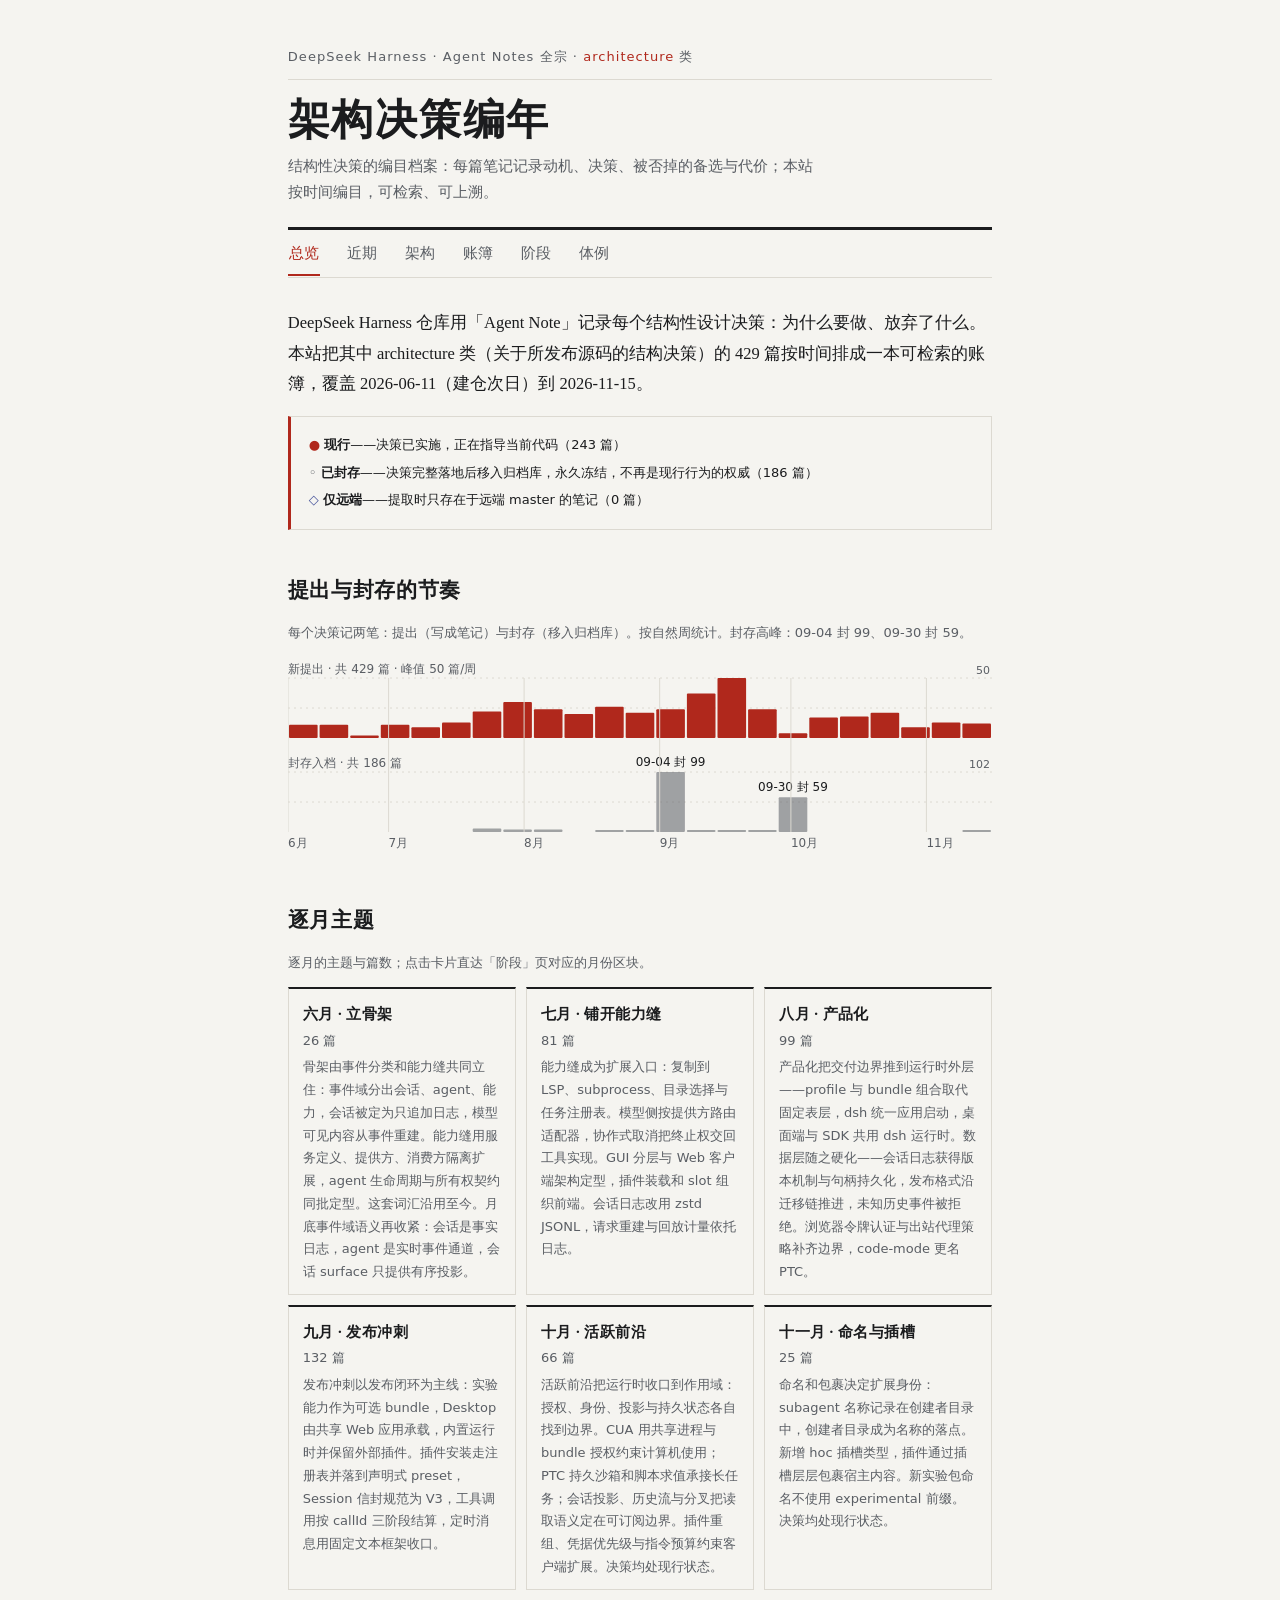
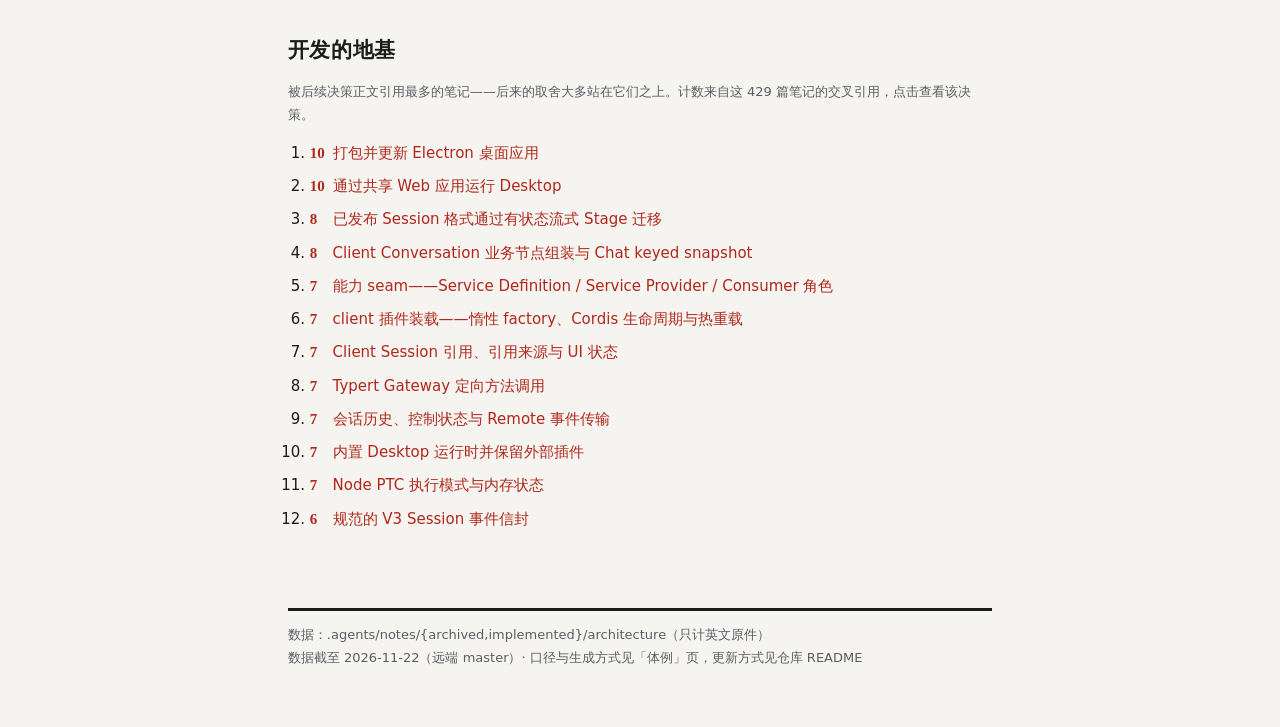
<file: index.html>
<!doctype html>
<html lang="zh-CN">
<head>
  <meta charset="utf-8">
  <meta name="viewport" content="width=device-width, initial-scale=1">
  <meta name="description" content="">
  <title></title>
  <link rel="stylesheet" href="css/styles.css?v=202611230131b">
</head>
<body>
  <header class="site-head">
    <p class="kicker" id="slot-kicker"></p>
    <h1 id="slot-h1"></h1>
    <p class="subtitle" id="slot-subtitle"></p>
    <nav id="nav" aria-label="页面导航"></nav>
  </header>
  <main id="page" aria-live="polite">
    <noscript><p>本站按页加载脚本，需要启用 JavaScript。</p></noscript>
  </main>
  <footer class="site-foot">
    <p id="slot-footer"></p>
  </footer>
  <script src="js/vendor/marked.min.js"></script>
  <script src="js/data.js?v=202611230131b"></script>
  <script src="js/data.zh.js?v=202611230131b"></script>
  <script src="js/content.js?v=202611230131"></script>
  <script src="js/static.js"></script>
  <script src="js/app.js?v=202611230131b"></script>
</body>
</html>
</file>
<file: css/styles.css>
/* 架构决策编年 · 档案编目视觉体系
   文献标题用衬线，记录数据用等宽，说明文字用黑体；
   朱砂 = 现行/印色，墨灰 = 封存，靛青 = 仅远端。 */

:root {
  --paper: #f5f4f0;
  --ink: #1b1c1e;
  --ink-2: #5a5e64;
  --line: #dcd9d1;
  --line-soft: #e8e6e0;
  --seal: #b0281c;
  --seal-paper: #f1e4e0;
  --remote: #46539b;
  --hover: #eceae4;
  --serif: "Noto Serif SC", "Noto Serif CJK SC", "Source Han Serif SC", "Songti SC", "SimSun", serif;
  --sans: "Noto Sans SC", "PingFang SC", "Hiragino Sans GB", "Microsoft YaHei", system-ui, sans-serif;
  --mono: ui-monospace, "SF Mono", Menlo, Consolas, "Liberation Mono", monospace;
}

@media (prefers-color-scheme: dark) {
  :root {
    --paper: #17181a;
    --ink: #e9e7e2;
    --ink-2: #a3a7ad;
    --line: #2f3235;
    --line-soft: #24262a;
    --seal: #e0604c;
    --seal-paper: #2c211f;
    --remote: #9aa7e0;
    --hover: #1f2225;
  }
}

* { box-sizing: border-box; }

body {
  margin: 0;
  background: var(--paper);
  color: var(--ink);
  font: 400 15px/1.75 var(--sans);
  -webkit-font-smoothing: antialiased;
}

::selection { background: var(--seal); color: #fff; }

.site-head, main, .site-foot {
  max-width: 78ch;
  margin: 0 auto;
  padding: 0 20px;
}
.site-head { padding-top: 46px; }
main { min-height: 40vh; padding-bottom: 56px; }
.site-foot { padding-bottom: 44px; }

/* 卷首 */
.kicker {
  color: var(--ink-2);
  font-size: 13px;
  letter-spacing: .08em;
  margin: 0 0 14px;
  padding-bottom: 10px;
  border-bottom: 1px solid var(--line);
}
.kicker b { color: var(--seal); font-weight: 500; }

h1 {
  font-family: var(--serif);
  font-size: 42px;
  font-weight: 600;
  letter-spacing: .04em;
  line-height: 1.25;
  margin: 0 0 8px;
}

.subtitle {
  color: var(--ink-2);
  font-size: 14.5px;
  max-width: 58ch;
  margin: 0 0 22px;
}

#nav {
  display: flex;
  flex-wrap: wrap;
  gap: 2px 26px;
  border-top: 3px solid var(--ink);
  border-bottom: 1px solid var(--line);
  margin: 0 0 30px;
  padding: 2px 0;
}
#nav a {
  color: var(--ink-2);
  font-size: 14.5px;
  padding: 9px 1px 8px;
  border-bottom: 2px solid transparent;
  margin-bottom: -1px;
}
#nav a:hover { color: var(--ink); text-decoration: none; }
#nav a[aria-current="page"] {
  color: var(--seal);
  border-bottom-color: var(--seal);
}

/* 正文排版 */
.lede {
  font-family: var(--serif);
  font-size: 16.5px;
  line-height: 1.85;
  margin: 0 0 16px;
}
h2 {
  font-family: var(--serif);
  font-size: 21px;
  font-weight: 600;
  letter-spacing: .03em;
  margin: 42px 0 10px;
}
h3 { font-size: 15px; font-weight: 500; margin: 22px 0 6px; }
a { color: var(--seal); text-decoration: none; }
a:hover { text-decoration: underline; }
code { font-family: var(--mono); font-size: .9em; background: transparent; padding: 0; }
.small { font-size: 13px; }
.muted { color: var(--ink-2); }
.loading, .load-error { color: var(--ink-2); padding: 24px 0; }
.load-error { color: var(--seal); }

/* 数据带 */
.stats {
  display: flex;
  flex-wrap: wrap;
  border-top: 1px solid var(--line);
  border-bottom: 1px solid var(--line);
  margin: 0 0 16px;
}
.stats span {
  flex: 1 1 auto;
  color: var(--ink-2);
  font-size: 13px;
  padding: 10px 18px 10px 0;
  margin-right: 18px;
  border-right: 1px solid var(--line-soft);
}
.stats span:last-child { border-right: 0; }
.stats b {
  display: block;
  color: var(--ink);
  font-family: var(--serif);
  font-size: 24px;
  font-weight: 600;
  line-height: 1.3;
  font-variant-numeric: tabular-nums;
}

.legend {
  display: flex;
  flex-wrap: wrap;
  gap: 4px 20px;
  color: var(--ink-2);
  font-size: 13px;
  margin: 0 0 10px;
}
.legend i { font-style: normal; }
.legend .i.k { color: var(--seal); }
.legend .a.k { color: var(--ink-2); }
.legend .r.k { color: var(--remote); }

/* 怎么读 */
.guide {
  border: 1px solid var(--line);
  border-left: 3px solid var(--seal);
  border-radius: 0;
  padding: 12px 18px;
  margin: 0 0 16px;
  background: var(--paper);
}
.guide p { margin: 5px 0; }
.guide .k { font-style: normal; }
.guide .i.k { color: var(--seal); }
.guide .a.k { color: var(--ink-2); }
.guide .r.k { color: var(--remote); }

/* 节奏图 */
.cadence { margin: 0; }
.cadence .lane-label, .cadence .tick { fill: var(--ink-2); font-size: 12px; }
.cadence .gridval { fill: var(--ink-2); font-size: 11px; font-variant-numeric: tabular-nums; }
.cadence .sweep { fill: var(--ink); font-size: 12px; }
.cadence .gridline { stroke: var(--line); stroke-width: 1; stroke-dasharray: 2 4; }
.cadence .monthline { stroke: var(--line); stroke-width: 1; }
.cadence .bar-p { fill: var(--seal); }
.cadence .bar-s { fill: var(--ink-2); opacity: .55; }
.cadence .hit { fill: transparent; }

/* 月份速览条 */
.month-strip { display: flex; flex-wrap: wrap; gap: 10px; }
.month-strip a {
  flex: 1 1 190px;
  border: 1px solid var(--line);
  border-top: 2px solid var(--ink);
  border-radius: 0;
  padding: 12px 14px 10px;
  color: inherit;
  background: var(--paper);
}
.month-strip a:hover { background: var(--hover); text-decoration: none; border-top-color: var(--seal); }
.month-strip .m { font-family: var(--serif); font-weight: 600; letter-spacing: .03em; }
.month-strip .c { display: block; color: var(--ink-2); font-size: 13px; font-variant-numeric: tabular-nums; margin-top: 2px; }
.month-strip .p { display: block; color: var(--ink-2); font-size: 13px; margin-top: 4px; }

/* 账簿 */
.ledger-tools {
  display: flex;
  align-items: center;
  gap: 14px;
  margin-bottom: 14px;
}
.ledger-tools input {
  flex: 1;
  min-width: 0;
  max-width: 46ch;
  font: 400 14px/1.4 var(--sans);
  color: var(--ink);
  background: var(--paper);
  border: 1px solid var(--line);
  border-bottom: 1px solid var(--ink);
  border-radius: 0;
  padding: 8px 12px;
}
.ledger-tools input:focus { outline: 2px solid var(--seal); outline-offset: -1px; }
.ledger-tools .lang-toggle,
#lang-toggle {
  flex: none;
  font: 400 13px/1 var(--sans);
  color: var(--ink);
  background: var(--paper);
  border: 1px solid var(--ink);
  border-radius: 2px;
  padding: 8px 12px;
  cursor: pointer;
}
#lang-toggle:hover { background: var(--hover); }
#lang-toggle[aria-pressed="true"] { border-color: var(--seal); color: var(--seal); }

.ledger > details {
  border-top: 1px solid var(--line);
  border-left: 2px solid transparent;
  padding-left: 14px;
  margin-left: -16px;
}
.ledger > details:last-of-type { border-bottom: 1px solid var(--line); }
.ledger > details[open] { border-left-color: var(--seal); }
.ledger summary {
  display: flex;
  flex-wrap: wrap;
  align-items: baseline;
  gap: 4px 12px;
  padding: 12px 2px;
  cursor: pointer;
}
.ledger summary .vol {
  font-family: var(--serif);
  font-size: 12.5px;
  color: var(--ink-2);
  border: 1px solid var(--line);
  border-radius: 2px;
  padding: 0 7px;
  line-height: 1.7;
}
.ledger summary .m {
  font-family: var(--serif);
  font-size: 17px;
  font-weight: 600;
  letter-spacing: .04em;
  min-width: 3em;
}
.ledger summary .phase { font-weight: 500; }
.ledger summary .count { color: var(--ink-2); font-size: 13px; font-variant-numeric: tabular-nums; }
.ledger > details[open] summary .m { color: var(--seal); }
.phase-note { color: var(--ink-2); font-size: 13px; margin: 0 0 10px; padding: 0 2px; }
.rows { padding-bottom: 14px; }

/* 账簿行：抽出即展开的卷宗 */
.rowd {
  border: 1px solid transparent;
  border-radius: 6px;
  margin-bottom: 6px;
}
.rowd > summary {
  display: flex;
  align-items: baseline;
  gap: 10px;
  padding: 5px 10px;
  cursor: pointer;
  list-style: none;
  border-left: 2px solid transparent;
  margin-left: -12px;
}
.rowd > summary::-webkit-details-marker { display: none; }
.rowd > summary:hover { background: var(--hover); border-radius: 6px; }
.rowd[open] { border-color: var(--line); background: var(--paper); }
.rowd[open] > summary { border-left-color: var(--seal); padding: 8px 12px 4px; }
.rowd .mark { flex: none; width: 1em; text-align: center; }
.rowd .d { flex: none; color: var(--ink-2); }
.rowd .tt {
  flex: 1;
  min-width: 0;
  overflow: hidden;
  text-overflow: ellipsis;
  white-space: nowrap;
}
.rowd[open] .tt {
  white-space: normal;
  font-family: var(--serif);
  font-size: 15px;
  font-weight: 600;
  color: var(--ink);
}
.rowd.a, .rowd.a .mark, .rowd.a .tt { color: var(--ink-2); }
.rowd.i .mark { color: var(--seal); }
.rowd.r .mark { color: var(--remote); }
.rowd.r .tt { font-style: normal; }

.rowd .detail { padding: 4px 12px 12px; }
.rowd .detail .sec {
  margin: 0 0 16px;
  padding-top: 12px;
  border-top: 1px solid var(--line-soft);
  font-size: 13.5px;
  line-height: 1.75;
}
.rowd .detail .sec:first-child { border-top: 0; padding-top: 2px; }
.rowd .detail .lbl {
  display: block;
  font-weight: 600;
  color: var(--seal);
  font-size: 15px;
  letter-spacing: .02em;
  margin-bottom: 6px;
}
/* Markdown 渲染正文：内部小节标题用衬线墨色，与章节徽章明确分层 */
.rowd .detail .md { line-height: 1.8; }
.rowd .detail .md > :first-child { margin-top: 0; }
.rowd .detail .md > :last-child { margin-bottom: 0; }
.rowd .detail .md h3 {
  font-family: var(--serif);
  font-size: 15px;
  font-weight: 600;
  letter-spacing: .02em;
  color: var(--ink);
  margin: 16px 0 6px;
  padding-bottom: 3px;
  border-bottom: 1px solid var(--line-soft);
}
.rowd .detail .md h4 {
  font-size: 13.5px;
  font-weight: 600;
  color: var(--ink);
  margin: 12px 0 4px;
}
.rowd .detail .md p { margin: 6px 0; }
.rowd .detail .md ul, .rowd .detail .md ol { margin: 6px 0; padding-left: 20px; }
.rowd .detail .md li { margin: 3px 0; }
.rowd .detail .md code {
  font-family: var(--mono);
  font-size: .92em;
  background: var(--hover);
  border-radius: 3px;
  padding: 0 4px;
}
.rowd .detail .md pre {
  background: var(--hover);
  border: 1px solid var(--line);
  border-radius: 3px;
  padding: 8px 12px;
  overflow-x: auto;
}
.rowd .detail .md pre code { background: transparent; padding: 0; }
.rowd .detail .md table {
  border-collapse: collapse;
  margin: 8px 0;
  font-size: 13px;
  display: block;
  overflow-x: auto;
  max-width: 100%;
}
.rowd .detail .md th, .rowd .detail .md td {
  border: 1px solid var(--line);
  padding: 3px 10px;
  text-align: left;
  vertical-align: top;
}
.rowd .detail .md th { background: var(--hover); font-weight: 500; }
.rowd .detail .md blockquote {
  margin: 6px 0;
  padding: 2px 0 2px 12px;
  border-left: 3px solid var(--line);
  color: var(--ink-2);
}
.rowd .detail .md hr { border: 0; border-top: 1px solid var(--line); margin: 10px 0; }
.rowd .detail .md a { color: var(--seal); }
.rowd .detail .md code.md-ref { color: var(--ink-2); background: transparent; padding: 0; }
.rowd .detail .alts { margin: 0; padding-left: 18px; }
.rowd .detail .alts li { margin: 4px 0; }
.rowd .detail .alts b { font-weight: 500; }
.rowd .detail .refs a { margin-right: 10px; }
.rowd .detail .refs code { color: var(--seal); }
.rowd .detail .meta { margin: 0; overflow-wrap: anywhere; }
.rowd .detail .meta code { color: var(--ink-2); }

/* 开发的地基 */
.founds { margin: 0; padding-left: 22px; }
.founds li { margin: 7px 0; }
.founds .n {
  display: inline-block;
  min-width: 2.4ch;
  font-family: var(--serif);
  font-weight: 600;
  font-variant-numeric: tabular-nums;
  color: var(--seal);
}

/* 架构页 */
.map-embed { margin: 18px 0 8px; }
.map-embed iframe {
  width: 100%;
  height: 680px;
  border: 1px solid var(--line);
  border-radius: 0;
  background: var(--paper);
}
.map-embed figcaption { color: var(--ink-2); font-size: 13px; margin-bottom: 6px; }
.region { margin-bottom: 34px; }
.region h2 .vol {
  font-size: 12.5px;
  font-weight: 400;
  color: var(--ink-2);
  border: 1px solid var(--line);
  border-radius: 2px;
  padding: 1px 7px;
  margin-right: 4px;
  vertical-align: 3px;
  letter-spacing: 0;
}
.keys { margin: 10px 0 0; padding: 0; list-style: none; }
.keys li { display: flex; align-items: baseline; gap: 10px; padding: 4px 0; }
.keys .mark { flex: none; width: 1em; text-align: center; }
.keys li.a .mark { color: var(--ink-2); }
.keys li.i .mark { color: var(--seal); }
.keys li.r .mark { color: var(--remote); }
.keys .gloss { color: var(--ink-2); font-size: 13.5px; }
.keys a { color: inherit; display: inline; }
.keys a:hover { color: var(--seal); text-decoration: none; }
.keys .d { color: var(--ink-2); }
.keys .slug { color: var(--ink-2); font-size: 12px; }

/* 阶段页 */
.phase-block { margin-bottom: 40px; }
.phase-block > header {
  display: flex;
  flex-wrap: wrap;
  align-items: baseline;
  gap: 4px 14px;
  margin-bottom: 6px;
  padding-top: 10px;
  border-top: 1px solid var(--line);
}
.phase-block > header .vol {
  font-family: var(--serif);
  font-size: 12.5px;
  color: var(--ink-2);
  border: 1px solid var(--line);
  border-radius: 2px;
  padding: 0 7px;
}
.phase-block > header .m { font-family: var(--serif); font-size: 20px; font-weight: 600; letter-spacing: .03em; }
.phase-block > header .range { color: var(--ink-2); font-size: 13px; }
.phase-block > header .count { color: var(--ink-2); font-size: 13px; margin-left: auto; font-variant-numeric: tabular-nums; }
.sweep-callout {
  border-left: 3px solid var(--ink-2);
  padding: 2px 0 2px 14px;
  margin: 14px 0;
}
.sweep-callout p { margin: 4px 0; }

/* 体例页 */
.about dt { font-weight: 500; margin-top: 18px; font-family: var(--serif); letter-spacing: .02em; }
.about dd { margin: 3px 0 0; color: var(--ink-2); }
.class-table { border-collapse: collapse; margin: 12px 0; font-size: 14px; }
.class-table th, .class-table td {
  text-align: left;
  padding: 6px 20px 6px 0;
  border-bottom: 1px solid var(--line);
  font-weight: 400;
}
.class-table th { color: var(--ink-2); font-size: 13px; }
.class-table td.num { font-variant-numeric: tabular-nums; }

/* 版权页 */
.site-foot p {
  color: var(--ink-2);
  font-size: 13px;
  border-top: 3px solid var(--ink);
  padding-top: 12px;
  line-height: 1.8;
}

@media (max-width: 560px) {
  .site-head { padding-top: 30px; }
  h1 { font-size: 32px; }
  .stats span { padding-right: 12px; margin-right: 12px; }
  .rowd > summary { gap: 7px; }
}

/* 锚点跳转高亮 */
@keyframes arch-flash {
  from { background: var(--seal-paper); }
  to { background: transparent; }
}
.phase-block.flash { animation: arch-flash 1.4s ease-out 1; border-radius: 6px; }
@media (prefers-reduced-motion: reduce) {
  .phase-block.flash { animation: none; background: var(--seal-paper); }
}

/* 「近期」页 */
.recent-toggle { display: flex; flex-wrap: wrap; gap: 6px; margin: 0 0 18px; }
.recent-toggle button {
  font: 400 13px/1 var(--sans);
  color: var(--ink-2);
  background: var(--paper);
  border: 1px solid var(--line);
  border-radius: 14px;
  padding: 6px 14px;
  cursor: pointer;
}
.recent-toggle button:hover { color: var(--ink); }
.recent-toggle button[aria-pressed="true"] {
  color: var(--seal);
  border-color: var(--seal);
  font-weight: 500;
}
.pulse-band, .delta-band {
  display: flex; flex-wrap: wrap; gap: 4px 26px;
  border-top: 1px solid var(--line); border-bottom: 1px solid var(--line);
  padding: 12px 0; margin: 0 0 14px;
}
.pulse-band b, .delta-band b {
  font-family: var(--serif); font-size: 20px; font-weight: 600;
  font-variant-numeric: tabular-nums; display: block; line-height: 1.3;
}
.pulse-band span, .delta-band span { color: var(--ink-2); font-size: 13px; }
.pulse-band .hero { position: relative; }
.pulse-band .hero b { font-size: 30px; color: var(--seal); }
.pulse-band .hero b[data-log] { cursor: help; }
.pulse-band .hero b::after {
  content: attr(data-log);
  position: absolute; left: 0; top: calc(100% + 8px);
  background: var(--ink); color: var(--paper);
  font-family: var(--sans); font-size: 12px; font-weight: 400;
  padding: 4px 10px; border-radius: 4px; white-space: nowrap;
  opacity: 0; pointer-events: none; transition: opacity .12s; z-index: 5;
}
.pulse-band .hero b:hover::after { opacity: 1; }
.day { font-family: var(--serif); font-size: 15px; font-weight: 600; margin: 18px 0 4px; }
.day .n { font-family: var(--sans); font-size: 12px; font-weight: 400; color: var(--ink-2); }
.recent-feed, .feed { list-style: none; margin: 0; padding: 0; }
.recent-feed li, .feed li {
  display: flex; align-items: baseline; gap: 10px;
  padding: 4px 0; border-bottom: 1px solid var(--line-soft);
}
.recent-feed .mark, .feed .mark { flex: none; width: 1em; text-align: center; }
.recent-feed .d, .feed .d { flex: none; color: var(--ink-2); font-family: var(--mono); font-size: .9em; }
.recent-feed .t, .feed .t { color: inherit; }
.recent-feed li.i .mark, .feed li.i .mark { color: var(--seal); }
.recent-feed li.a, .feed li.a { color: var(--ink-2); }
.recent-feed li.r .mark, .feed li.r .mark { color: var(--remote); }
.recent-feed .tag, .feed .tag {
  flex: none; margin-left: auto; color: var(--ink-2);
  font-size: 12px; border: 1px solid var(--line); border-radius: 2px; padding: 0 7px;
}
.digest { border-top: 1px solid var(--line); padding: 10px 0; }
.digest header { display: flex; align-items: baseline; gap: 12px; }
.digest .dn { font-family: var(--serif); font-size: 16px; font-weight: 600; }
.digest .dc { color: var(--ink-2); font-size: 13px; font-variant-numeric: tabular-nums; }
.latest3 { list-style: none; margin: 6px 0 0; padding: 0; }
.latest3 li { padding: 2px 0; font-size: 13.5px; }
.latest3 a { color: inherit; }
.chips .chip {
  display: inline-block; border: 1px solid var(--line); border-radius: 14px;
  padding: 2px 12px; margin: 0 6px 6px 0; font-size: 13px;
}
.chips .chip b { font-weight: 600; color: var(--seal); }
</file>
